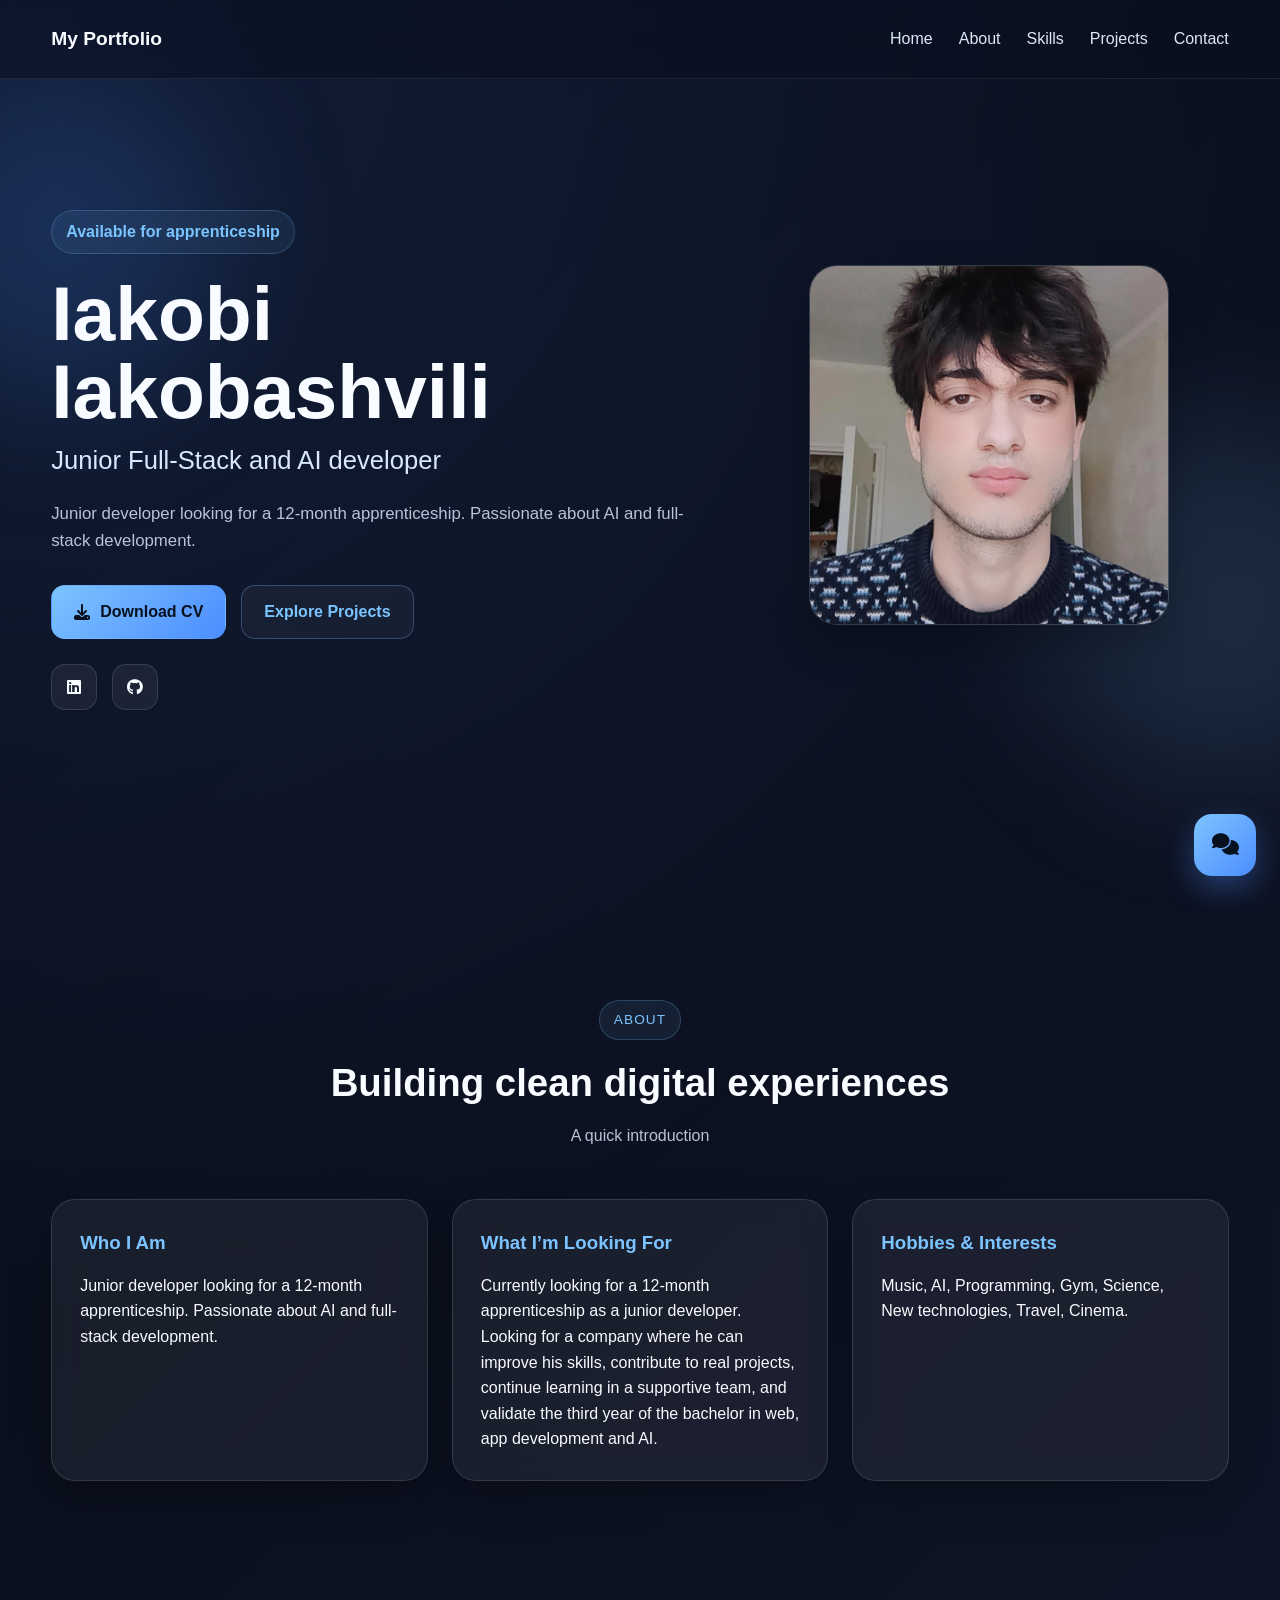
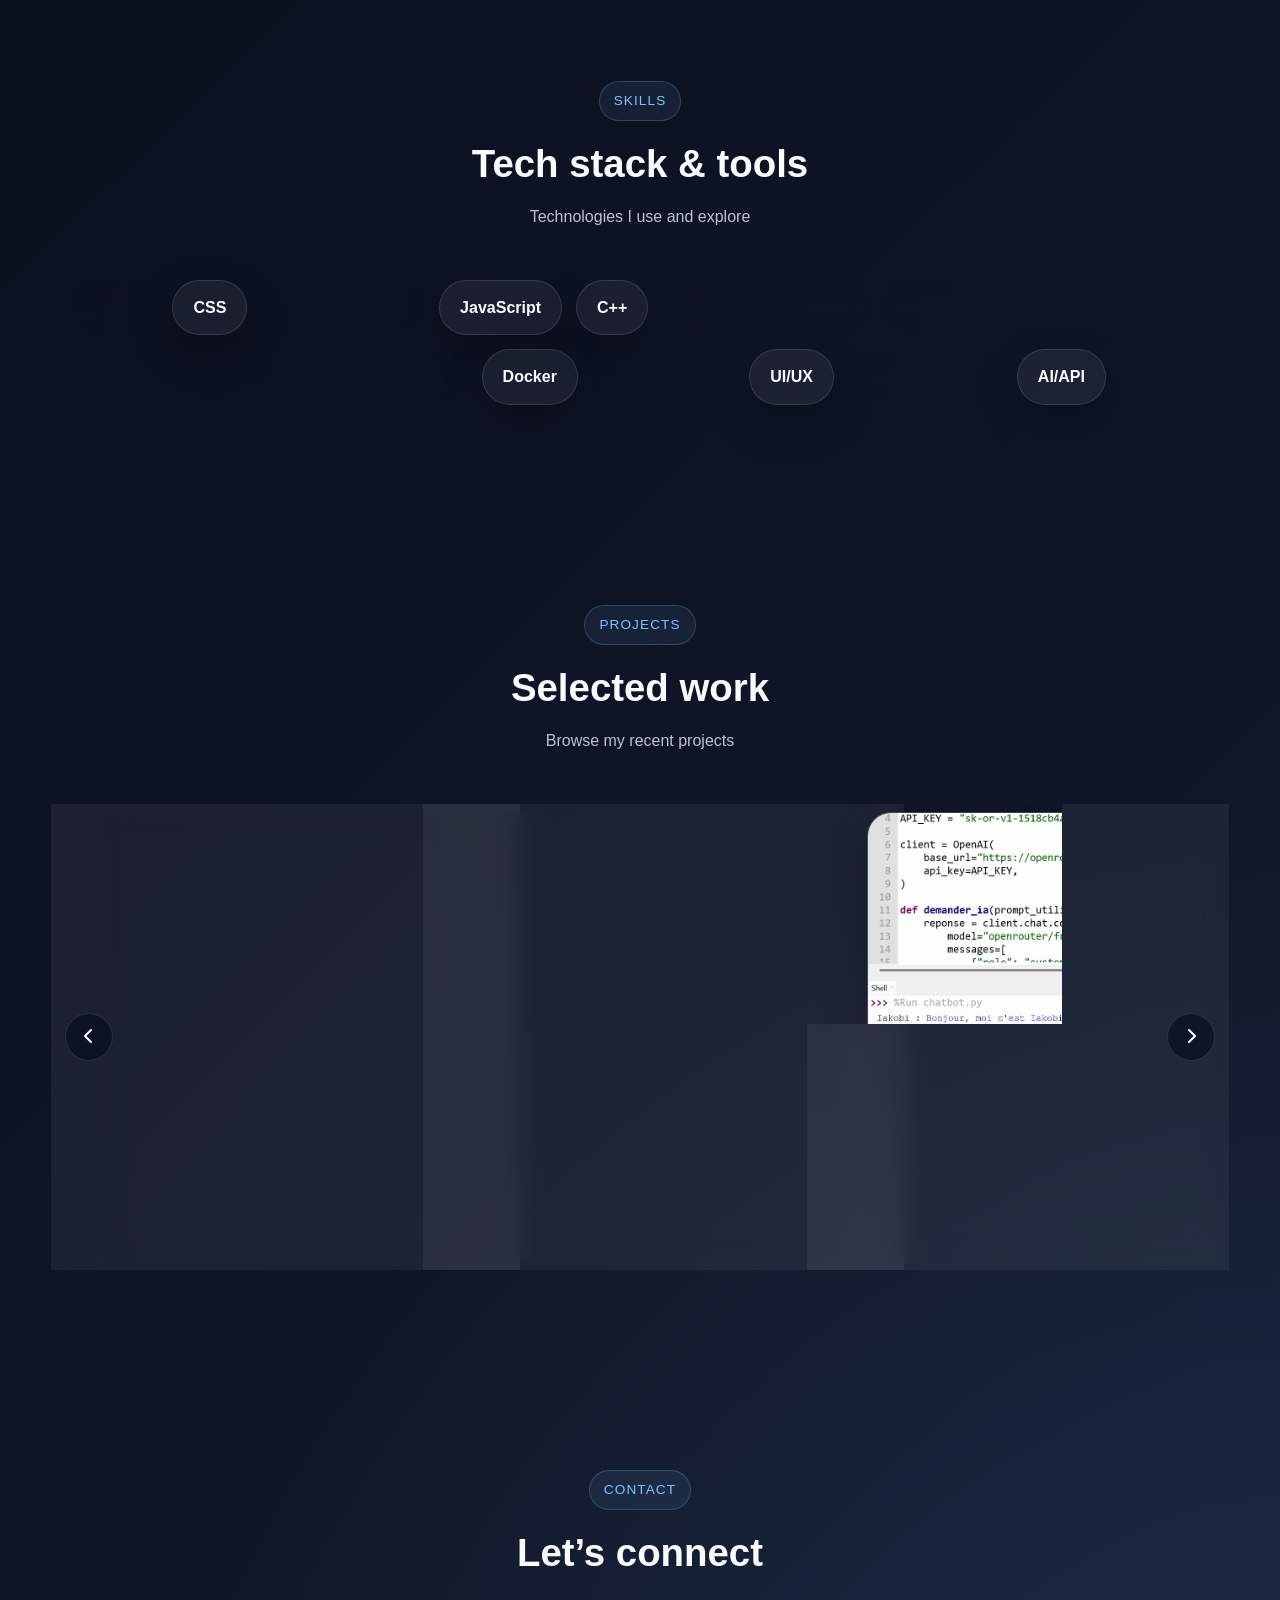
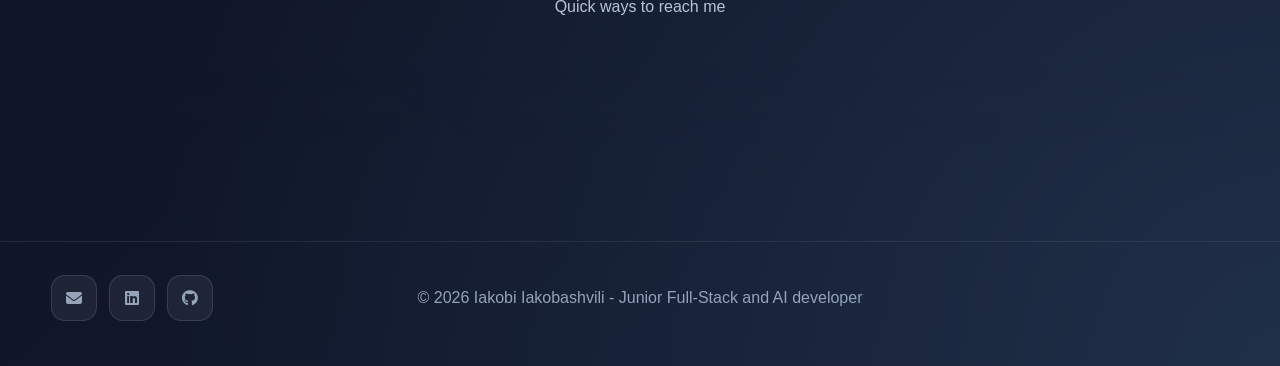
<file: index.html>
<!DOCTYPE html>
<html lang="en">
<head>
    <meta charset="UTF-8" />
    <meta name="viewport" content="width=device-width, initial-scale=1.0" />
    <title>Iakobi Iakobashvili | Junior Developer</title>
    <link rel="icon" type="image/svg+xml" href="favicon.svg">
    <meta
        name="description"
        content="Portfolio of Iakobi Iakobashvili, junior developer looking for a 12-month apprenticeship in web, app development and AI."
    />
    <link rel="stylesheet" href="style.css" />
    <link
        rel="stylesheet"
        href="https://cdnjs.cloudflare.com/ajax/libs/font-awesome/6.5.2/css/all.min.css"
    />
</head>
<body>
    <div class="background-blur blur-left"></div>
    <div class="background-blur blur-right"></div>

    <header class="header" id="header">
        <div class="container nav">
            <a href="#home" class="logo">My Portfolio</a>

            <nav class="navbar" id="navbar">
                <a href="#home">Home</a>
                <a href="#about">About</a>
                <a href="#skills">Skills</a>
                <a href="#projects">Projects</a>
                <a href="#contact">Contact</a>
            </nav>

            <button class="menu-toggle" id="menu-toggle" aria-label="Open menu">
                <i class="fa-solid fa-bars"></i>
            </button>
        </div>
    </header>

    <main>
        <section class="hero section" id="home">
            <div class="container hero-content">
                <div class="hero-text reveal">
                    <div class="hero-badge">Available for apprenticeship</div>
                    <h1 id="hero-name">Iakobi Iakobashvili</h1>
                    <h2 id="hero-title">Junior Developer</h2>
                    <p class="hero-description" id="hero-summary">
                        Junior developer looking for a 12-month apprenticeship.
                    </p>

                    <div class="hero-buttons">
                        <a href="cv.pdf" download class="btn btn-primary">
                            <i class="fa-solid fa-download"></i>
                            Download CV
                        </a>
                        <a href="#projects" class="btn btn-secondary">Explore Projects</a>
                    </div>

                    <div class="social-links">
                        <a id="linkedin-link" href="#" target="_blank" aria-label="LinkedIn">
                            <i class="fa-brands fa-linkedin"></i>
                        </a>
                        <a id="github-link" href="#" target="_blank" aria-label="GitHub">
                            <i class="fa-brands fa-github"></i>
                        </a>
                    </div>
                </div>

                <div class="hero-image reveal">
                    <div class="image-wrapper">
                        <img src="profile.png" alt="Profile picture" />
                    </div>
                </div>
            </div>
        </section>

        <section class="about section" id="about">
            <div class="container">
                <div class="section-title reveal">
                    <span class="eyebrow">About</span>
                    <h2>Building clean digital experiences</h2>
                    <p>A quick introduction</p>
                </div>

                <div class="about-grid">
                    <article class="card about-card reveal">
                        <h3>Who I Am</h3>
                        <p id="about-summary"></p>
                    </article>

                    <article class="card about-card reveal">
                        <h3>What I’m Looking For</h3>
                        <p id="about-goals"></p>
                    </article>

                    <article class="card about-card reveal">
                        <h3>Hobbies & Interests</h3>
                        <p id="about-interests"></p>
                    </article>
                </div>
            </div>
        </section>

        <section class="skills section" id="skills">
            <div class="container">
                <div class="section-title reveal">
                    <span class="eyebrow">Skills</span>
                    <h2>Tech stack & tools</h2>
                    <p>Technologies I use and explore</p>
                </div>

                <div class="skills-list" id="skills-list"></div>
            </div>
        </section>

        <section class="projects section" id="projects">
            <div class="container">
                <div class="section-title reveal">
                    <span class="eyebrow">Projects</span>
                    <h2>Selected work</h2>
                    <p>Browse my recent projects</p>
                </div>

                <div class="projects-wrapper reveal">
                    <button class="projects-arrow left" id="projects-prev" aria-label="Previous project">
                        <i class="fa-solid fa-chevron-left"></i>
                    </button>

                    <div class="projects-track" id="projects-track">
                <a href="project1.html" class="project-card card">
                    <img src="project1.jpg" alt="Portfolio Website project" />
                    <div class="project-content">
                        <div class="project-tags">
                            <span>Web</span>
                            <span>Portfolio</span>
                        </div>
                        <h3>Portfolio Website</h3>
                        <p>A modern responsive portfolio website built with HTML, CSS and JavaScript.</p>
                        <span class="project-link-text">
                            See details <i class="fa-solid fa-arrow-right"></i>
                        </span>
                    </div>
                </a>

                <a href="project2.html" class="project-card card">
                    <img src="project2.jpg" alt="Chrome Extension project" />
                    <div class="project-content">
                        <div class="project-tags">
                            <span>Privacy</span>
                            <span>Extension</span>
                        </div>
                        <h3>Web Browsing Analyser</h3>
                        <p>A Chrome extension that analyzes browsing data, cookies and trackers.</p>
                        <span class="project-link-text">
                            See details <i class="fa-solid fa-arrow-right"></i>
                        </span>
                    </div>
                </a>

                <a href="project3.html" class="project-card card">
                    <img src="project3.jpg" alt="Personal Chatbot project" />
                    <div class="project-content">
                        <div class="project-tags">
                            <span>AI</span>
                            <span>Chatbot</span>
                        </div>
                        <h3>Personal Chatbot</h3>
                        <p>A personal assistant chatbot project currently in progress and coming soon.</p>
                        <span class="project-link-text">
                            See details <i class="fa-solid fa-arrow-right"></i>
                        </span>
                    </div>
                </a>

                <div class="project-card card locked-project">
                    <div class="locked-project-image">
                        <i class="fa-solid fa-lock"></i>
                    </div>
                    <div class="project-content">
                        <div class="project-tags">
                            <span>Locked</span>
                            <span>Coming Soon</span>
                        </div>
                        <h3>Next Project</h3>
                        <p>This project is not unlocked yet. A new project will be added soon.</p>
                        <span class="project-link-text locked-text">
                            Coming soon <i class="fa-solid fa-lock"></i>
                        </span>
                    </div>
                </div>
            </div>

                    <button class="projects-arrow right" id="projects-next" aria-label="Next project">
                        <i class="fa-solid fa-chevron-right"></i>
                    </button>
                </div>
            </div>
        </section>

        <section class="contact section" id="contact">
            <div class="container">
                <div class="section-title reveal">
                    <span class="eyebrow">Contact</span>
                    <h2>Let’s connect</h2>
                    <p>Quick ways to reach me</p>
                </div>

                <div class="contact-box reveal">
                    <a id="contact-email" class="contact-link card" href="mailto:test@email.com">
                        <i class="fa-solid fa-envelope"></i>
                        <span>...@email.com</span>
                    </a>

                    <a id="contact-linkedin" class="contact-link card" href="#" target="_blank">
                        <i class="fa-brands fa-linkedin"></i>
                        <span>My LinkedIn</span>
                    </a>

                    <a
                        id="contact-location"
                        class="contact-link card"
                        href="https://www.google.com/maps/place/Fontaine-le-Comte,+France"
                        target="_blank"
                    >
                        <i class="fa-solid fa-location-dot"></i>
                        <span>Fontaine-le-Comte</span>
                    </a>
                </div>
            </div>
        </section>
    </main>

    <footer class="footer">
        <div class="container footer-content">
            <div class="footer-links">
                <a id="footer-email" href="mailto:test@email.com" aria-label="Email">
                    <i class="fa-solid fa-envelope"></i>
                </a>
                <a id="footer-linkedin" href="#" target="_blank" aria-label="LinkedIn">
                    <i class="fa-brands fa-linkedin"></i>
                </a>
                <a id="footer-github" href="#" target="_blank" aria-label="GitHub">
                    <i class="fa-brands fa-github"></i>
                </a>
            </div>

            <p id="footer-text">© 2026 Portfolio - ...</p>
        </div>
    </footer>

    <button class="chatbot-toggle" id="chatbot-toggle" aria-label="Open chatbot">
        <i class="fa-solid fa-comments"></i>
    </button>

    <div class="chatbot-window" id="chatbot-window">
        <div class="chatbot-header">
            <h3>Portfolio Assistant</h3>
            <button class="chatbot-close" id="chatbot-close" aria-label="Close chatbot">
                <i class="fa-solid fa-xmark"></i>
            </button>
        </div>

        <div class="chatbot-body" id="chatbot-body">
            <div class="bot-message">
                <p>Hi! I can help you quickly learn more about Iakobi. Ask me anything about his profile, projects, skills, or apprenticeship search.</p>
            </div>

            <div class="bot-message">
                <p>Try questions like:</p>
                <ul>
                    <li>What skills does he have?</li>
                    <li>Is he looking for an apprenticeship?</li>
                    <li>What projects did he build?</li>
                    <li>How can I contact him?</li>
                </ul>
            </div>
        </div>

        <form class="chatbot-input-area" id="chatbot-form">
            <input
                type="text"
                id="chatbot-input"
                placeholder="Ask a question..."
                autocomplete="off"
            />
            <button type="submit" aria-label="Send message">
                <i class="fa-solid fa-paper-plane"></i>
            </button>
        </form>
    </div>

    <script src="script.js"></script>
</body>
</html>
</file>
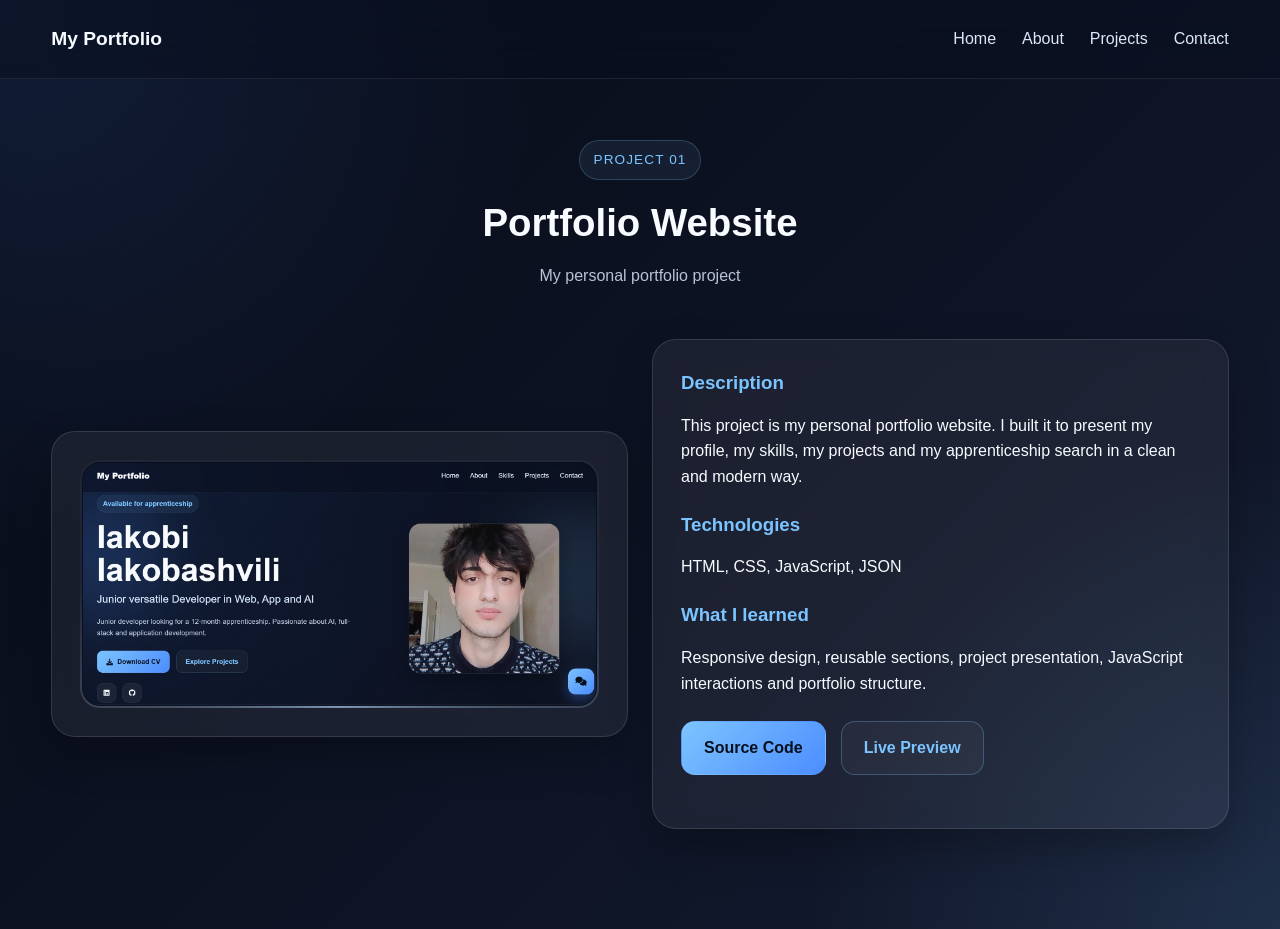
<file: project1.html>
<!DOCTYPE html>
<html lang="en">
<head>
    <meta charset="UTF-8" />
    <meta name="viewport" content="width=device-width, initial-scale=1.0" />
    <title>Project 1 | Portfolio Website</title>
    <link rel="stylesheet" href="style.css" />
    <link rel="stylesheet"
          href="https://cdnjs.cloudflare.com/ajax/libs/font-awesome/6.5.2/css/all.min.css" />
</head>
<body>
    <header class="header">
        <div class="container nav">
            <a href="index.html" class="logo">My Portfolio</a>
            <nav class="navbar">
                <a href="index.html#home">Home</a>
                <a href="index.html#about">About</a>
                <a href="index.html#projects">Projects</a>
                <a href="index.html#contact">Contact</a>
            </nav>
        </div>
    </header>

    <section class="section" style="padding-top: 140px;">
        <div class="container">
            <div class="section-title">
                <span class="eyebrow">Project 01</span>
                <h2>Portfolio Website</h2>
                <p>My personal portfolio project</p>
            </div>

            <div class="about-grid" style="grid-template-columns: 1fr 1fr; align-items: center;">
                <div class="card about-card">
                    <div class="project-image-frame">
                        <img src="project1.jpg" alt="Portfolio Website" />
                    </div>
                </div>

                <div class="card about-card">
                    <h3>Description</h3>
                    <p>
                        This project is my personal portfolio website. I built it to present my profile,
                        my skills, my projects and my apprenticeship search in a clean and modern way.
                    </p>

                    <h3 style="margin-top: 20px;">Technologies</h3>
                    <p>HTML, CSS, JavaScript, JSON</p>

                    <h3 style="margin-top: 20px;">What I learned</h3>
                    <p>
                        Responsive design, reusable sections, project presentation,
                        JavaScript interactions and portfolio structure.
                    </p>

                    <div class="hero-buttons" style="margin-top: 25px;">
                        <a href="https://github.com/Iakobgi/Portfolio" target="_blank" class="btn btn-primary">Source Code</a>
                        <a href="index.html" class="btn btn-secondary">Live Preview</a>
                    </div>
                </div>
            </div>
        </div>
    </section>
</body>
</html>
</file>
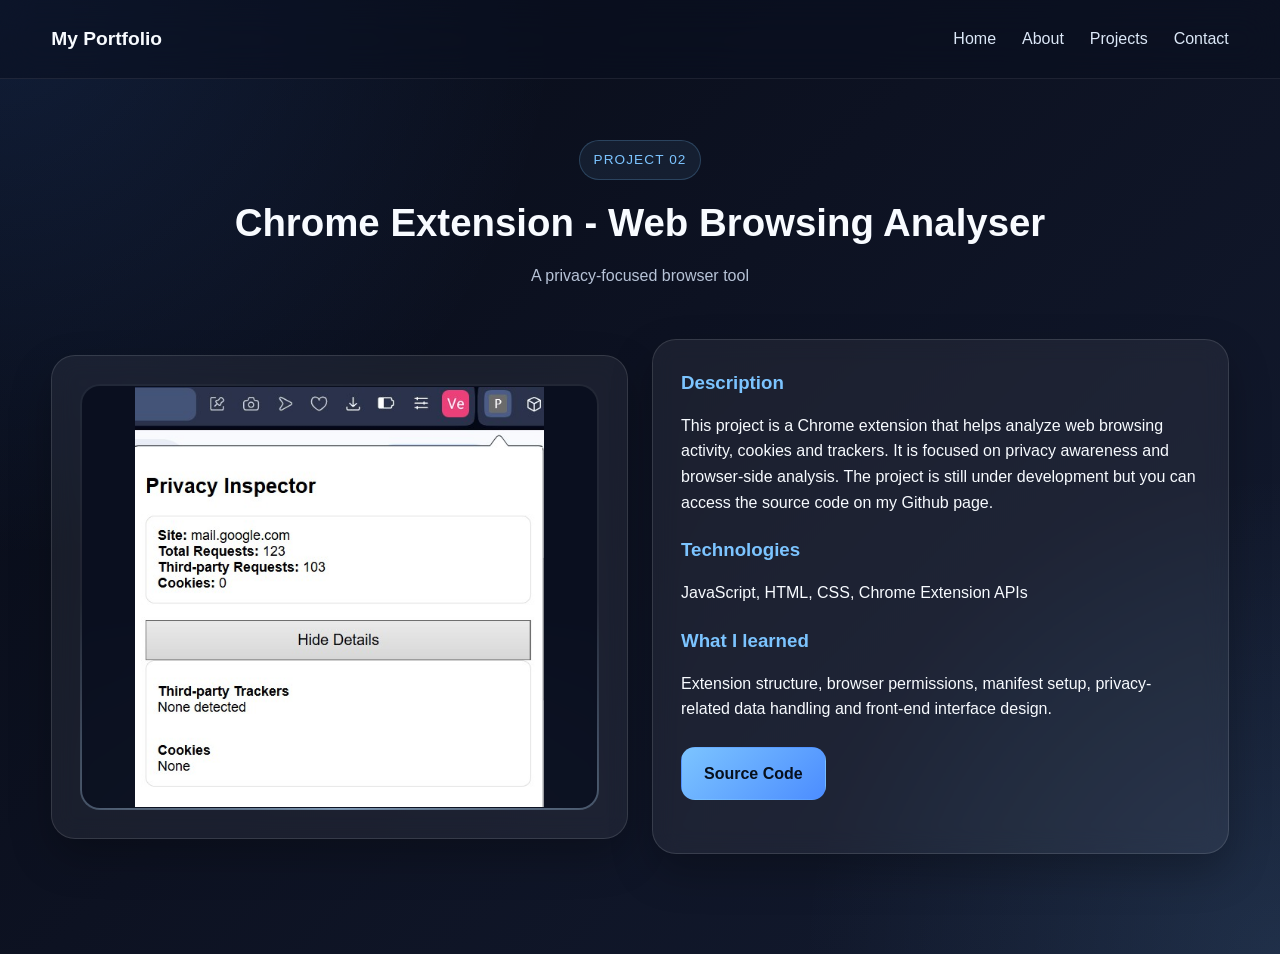
<file: project2.html>
<!DOCTYPE html>
<html lang="en">
<head>
    <meta charset="UTF-8" />
    <meta name="viewport" content="width=device-width, initial-scale=1.0" />
    <title>Project 2 | Web Browsing Analyser</title>
    <link rel="stylesheet" href="style.css" />
    <link rel="stylesheet"
          href="https://cdnjs.cloudflare.com/ajax/libs/font-awesome/6.5.2/css/all.min.css" />
</head>
<body>
    <header class="header">
        <div class="container nav">
            <a href="index.html" class="logo">My Portfolio</a>
            <nav class="navbar">
                <a href="index.html#home">Home</a>
                <a href="index.html#about">About</a>
                <a href="index.html#projects">Projects</a>
                <a href="index.html#contact">Contact</a>
            </nav>
        </div>
    </header>

    <section class="section" style="padding-top: 140px;">
        <div class="container">
            <div class="section-title">
                <span class="eyebrow">Project 02</span>
                <h2>Chrome Extension - Web Browsing Analyser</h2>
                <p>A privacy-focused browser tool</p>
            </div>

            <div class="about-grid" style="grid-template-columns: 1fr 1fr; align-items: center;">
                <div class="card about-card">
                    <div class="project-image-frame">
                        <img src="project2.jpg" alt="Chrome Extension - Web Browsing Analyser" />
                    </div>
                </div>

                <div class="card about-card">
                    <h3>Description</h3>
                    <p>
                        This project is a Chrome extension that helps analyze web browsing activity,
                        cookies and trackers. It is focused on privacy awareness and browser-side analysis. The project is still under development but you can access  the source code on my Github page.
                    </p>

                    <h3 style="margin-top: 20px;">Technologies</h3>
                    <p>JavaScript, HTML, CSS, Chrome Extension APIs</p>

                    <h3 style="margin-top: 20px;">What I learned</h3>
                    <p>
                        Extension structure, browser permissions, manifest setup,
                        privacy-related data handling and front-end interface design.
                    </p>

                    <div class="hero-buttons" style="margin-top: 25px;">
                        <a href="https://github.com/Iakobgi/web-privacy-inspector" target="_blank" class="btn btn-primary">Source Code</a>
                    </div>
                </div>
            </div>
        </div>
    </section>
</body>
</html>
</file>
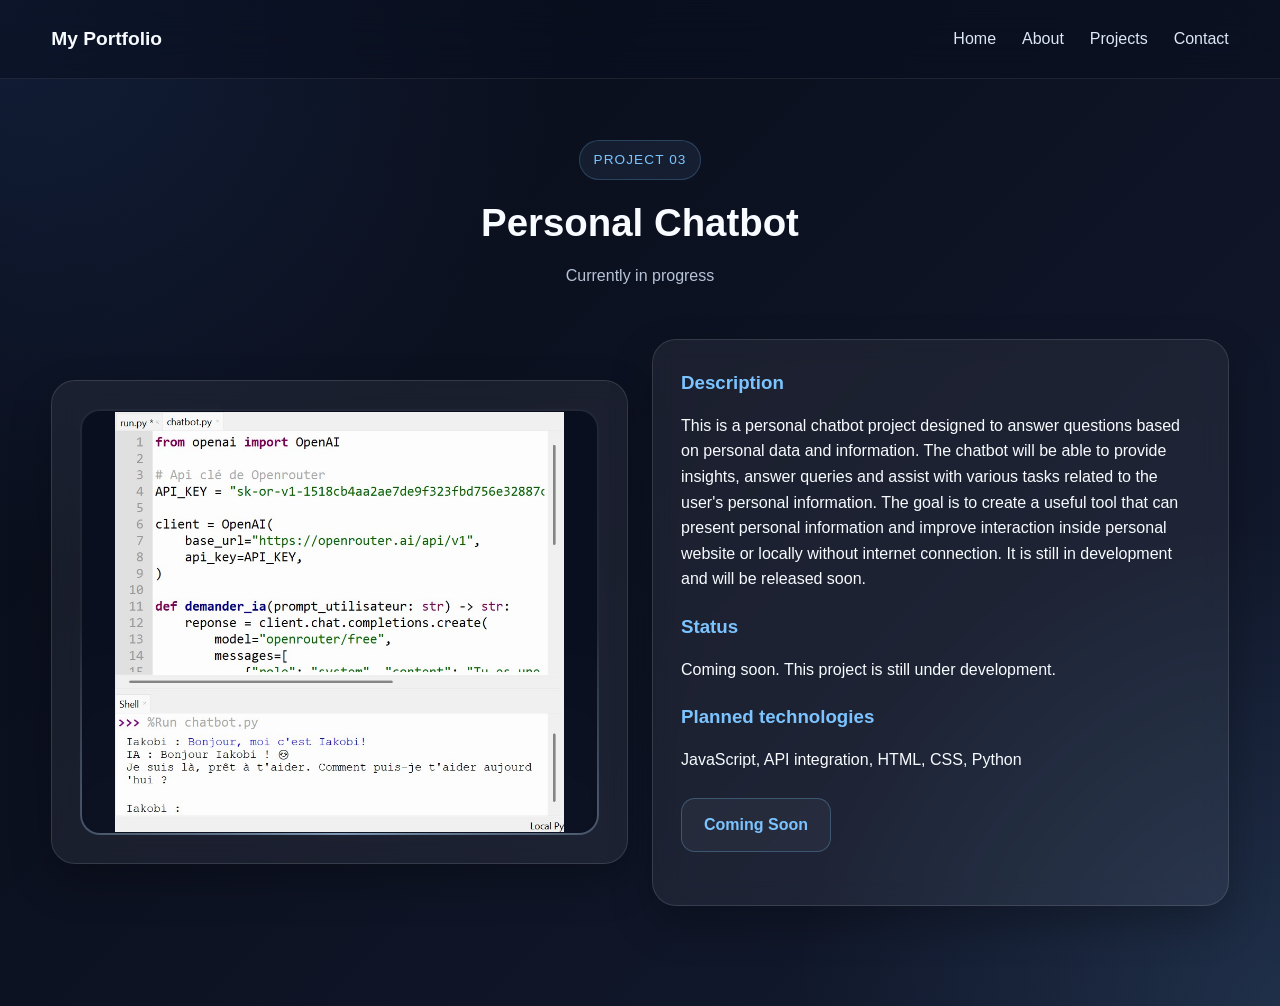
<file: project3.html>
<!DOCTYPE html>
<html lang="en">
<head>
    <meta charset="UTF-8" />
    <meta name="viewport" content="width=device-width, initial-scale=1.0" />
    <title>Project 3 | Personal Chatbot</title>
    <link rel="stylesheet" href="style.css" />
    <link rel="stylesheet"
          href="https://cdnjs.cloudflare.com/ajax/libs/font-awesome/6.5.2/css/all.min.css" />
</head>
<body>
    <header class="header">
        <div class="container nav">
            <a href="index.html" class="logo">My Portfolio</a>
            <nav class="navbar">
                <a href="index.html#home">Home</a>
                <a href="index.html#about">About</a>
                <a href="index.html#projects">Projects</a>
                <a href="index.html#contact">Contact</a>
            </nav>
        </div>
    </header>

    <section class="section" style="padding-top: 140px;">
        <div class="container">
            <div class="section-title">
                <span class="eyebrow">Project 03</span>
                <h2>Personal Chatbot</h2>
                <p>Currently in progress</p>
            </div>

            <div class="about-grid" style="grid-template-columns: 1fr 1fr; align-items: center;">
                <div class="card about-card">
                    <div class="project-image-frame">
                        <img src="project3.jpg" alt="Personal Chatbot" />
                    </div>
                </div>

                <div class="card about-card">
                    <h3>Description</h3>
                    <p>
                        This is a personal chatbot project designed to answer questions based on personal data and information. The chatbot will be able to provide insights, answer queries and assist with various tasks related to the user's personal information. The goal is to create a useful tool that can
                        present personal information and improve interaction inside personal website or locally without internet connection. It is still in development and will be released soon.
                    </p>

                    <h3 style="margin-top: 20px;">Status</h3>
                    <p>Coming soon. This project is still under development.</p>

                    <h3 style="margin-top: 20px;">Planned technologies</h3>
                    <p>JavaScript, API integration, HTML, CSS, Python</p>

                    <div class="hero-buttons" style="margin-top: 25px;">
                        <a href="#" class="btn btn-secondary">Coming Soon</a>
                    </div>
                </div>
            </div>
        </div>
    </section>
</body>
</html>
</file>
<file: style.css>
* {
    margin: 0;
    padding: 0;
    box-sizing: border-box;
}

:root {
    --bg-dark: #070b16;
    --bg-blue: #131b30;
    --text-main: #f8fbff;
    --text-soft: #b7c3d7;
    --accent: #7cc4ff;
    --accent-strong: #4c8dff;
    --line: rgba(255, 255, 255, 0.12);
    --card-bg: rgba(255, 255, 255, 0.06);
    --shadow: 0 18px 40px rgba(0, 0, 0, 0.25);
}

html {
    scroll-behavior: smooth;
}

body {
    font-family: Arial, Helvetica, sans-serif;
    color: var(--text-main);
    line-height: 1.6;
    overflow-x: hidden;
    background:
        radial-gradient(circle at top left, rgba(76, 141, 255, 0.14), transparent 35%),
        radial-gradient(circle at bottom right, rgba(124, 196, 255, 0.12), transparent 30%),
        linear-gradient(135deg, var(--bg-dark), #0d1222 45%, var(--bg-blue));
}

a {
    text-decoration: none;
    color: inherit;
}

img {
    width: 100%;
    display: block;
}

button,
input {
    font: inherit;
}

.container {
    width: min(92%, 1200px);
    margin: 0 auto;
}

.section {
    padding: 100px 0;
}

.card {
    background: var(--card-bg);
    border: 1px solid var(--line);
    border-radius: 24px;
    backdrop-filter: blur(12px);
    box-shadow: var(--shadow);
}

.background-blur {
    position: fixed;
    border-radius: 50%;
    filter: blur(70px);
    z-index: -1;
    pointer-events: none;
}

.blur-left {
    top: 80px;
    left: -100px;
    width: 320px;
    height: 320px;
    background: rgba(76, 141, 255, 0.18);
}

.blur-right {
    right: -120px;
    bottom: 120px;
    width: 360px;
    height: 360px;
    background: rgba(124, 196, 255, 0.14);
}

.header {
    position: fixed;
    top: 0;
    left: 0;
    width: 100%;
    z-index: 1000;
    background: rgba(10, 15, 31, 0.55);
    border-bottom: 1px solid rgba(255, 255, 255, 0.08);
    backdrop-filter: blur(18px);
    transition: 0.3s;
}

.header.scrolled {
    background: rgba(10, 15, 31, 0.8);
}

.nav {
    min-height: 78px;
    display: flex;
    align-items: center;
    justify-content: space-between;
}

.logo {
    font-size: 1.2rem;
    font-weight: 800;
}

.navbar {
    display: flex;
    gap: 26px;
}

.navbar a {
    color: #dce8f8;
    font-weight: 500;
    position: relative;
}

.navbar a::after {
    content: "";
    position: absolute;
    left: 0;
    bottom: -7px;
    width: 0;
    height: 2px;
    background: var(--accent);
    transition: 0.3s;
}

.navbar a:hover {
    color: var(--accent);
}

.navbar a:hover::after {
    width: 100%;
}

.menu-toggle {
    display: none;
    border: none;
    background: transparent;
    color: var(--text-main);
    font-size: 1.5rem;
    cursor: pointer;
}

.hero {
    min-height: 100vh;
    display: flex;
    align-items: center;
    padding-top: 120px;
}


.hero-content {
    display: grid;
    grid-template-columns: 1.2fr 0.9fr;
    gap: 60px;
    align-items: center;
}

.hero-badge,
.eyebrow,
.project-tags span {
    display: inline-block;
    padding: 8px 14px;
    border-radius: 999px;
    background: rgba(124, 196, 255, 0.08);
    border: 1px solid rgba(124, 196, 255, 0.22);
    color: var(--accent);
}

.hero-badge {
    margin-bottom: 20px;
    font-weight: 600;
}

.eyebrow {
    margin-bottom: 12px;
    font-size: 0.85rem;
    letter-spacing: 0.08em;
    text-transform: uppercase;
}

.hero-text h1 {
    font-size: clamp(2.8rem, 6vw, 4.8rem);
    line-height: 1.02;
    margin-bottom: 10px;
}

.hero-text h2 {
    font-size: clamp(1.3rem, 2vw, 2rem);
    color: #d7e8ff;
    font-weight: 500;
    margin-bottom: 20px;
}

.hero-description {
    color: var(--text-soft);
    max-width: 640px;
    margin-bottom: 30px;
    font-size: 1.05rem;
}

.hero-buttons,
.social-links {
    display: flex;
    gap: 15px;
    flex-wrap: wrap;
}

.hero-buttons {
    margin-bottom: 25px;
}

.btn {
    display: inline-flex;
    align-items: center;
    gap: 10px;
    padding: 13px 22px;
    border-radius: 14px;
    font-weight: 700;
    border: 1px solid transparent;
    transition: 0.3s;
}

.btn-primary {
    background: linear-gradient(135deg, var(--accent), var(--accent-strong));
    color: #07101d;
}

.btn-primary:hover {
    transform: translateY(-3px);
}

.btn-secondary {
    background: rgba(255, 255, 255, 0.04);
    color: var(--accent);
    border-color: rgba(124, 196, 255, 0.28);
}

.btn-secondary:hover {
    background: rgba(124, 196, 255, 0.12);
    color: var(--text-main);
}

.social-links a,
.footer-links a {
    width: 46px;
    height: 46px;
    display: inline-flex;
    align-items: center;
    justify-content: center;
    border-radius: 14px;
    background: var(--card-bg);
    border: 1px solid var(--line);
    transition: 0.3s;
}

.social-links a:hover,
.footer-links a:hover {
    color: var(--accent);
    transform: translateY(-3px);
}

.image-wrapper {
    width: min(360px, 100%);
    aspect-ratio: 1 / 1;
    margin: auto;
    overflow: hidden;
    border-radius: 28px;
    background: rgba(255, 255, 255, 0.05);
    border: 1px solid rgba(255, 255, 255, 0.12);
    box-shadow: var(--shadow);
}

.image-wrapper img {
    height: 100%;
    object-fit: cover;
}

.section-title {
    text-align: center;
    margin-bottom: 50px;
}

.section-title h2 {
    font-size: clamp(2rem, 3vw, 3rem);
    margin-bottom: 10px;
}

.section-title p {
    color: var(--text-soft);
}

.about-grid,
.contact-box {
    display: grid;
    grid-template-columns: repeat(3, 1fr);
    gap: 24px;
}

.about-card {
    padding: 28px;
    transition: 0.3s;
}

.about-card:hover,
.contact-link:hover,
.project-card:hover,
.skill:hover {
    transform: translateY(-4px);
}

.about-card h3 {
    margin-bottom: 15px;
    color: var(--accent);
}

.skills-list {
    display: flex;
    flex-wrap: wrap;
    gap: 14px;
    justify-content: center;
}

.skill {
    padding: 14px 20px;
    border-radius: 999px;
    font-weight: 700;
    transition: 0.3s;
}

.projects-wrapper {
    position: relative;
}

.projects-track {
    display: flex;
    gap: 24px;
    overflow-x: auto;
    scroll-behavior: smooth;
    padding: 8px 48px;
    scrollbar-width: none;
}

.projects-track::-webkit-scrollbar {
    display: none;
}

.locked-project {
    pointer-events: none;
    opacity: 0.9;
}

.locked-project-image {
    height: 220px;
    display: flex;
    align-items: center;
    justify-content: center;
    background: linear-gradient(135deg, rgba(255,255,255,0.05), rgba(124,196,255,0.10));
    font-size: 4rem;
    color: var(--accent);
}

.locked-text {
    opacity: 0.8;
}

.project-card {
    min-width: min(360px, 82vw);
    max-width: 360px;
    color: var(--text-main);
    overflow: hidden;
    transition: 0.3s;
}

.project-card img {
    height: 220px;
    object-fit: cover;
}

.project-image-frame {
    position: relative;
    border-radius: 20px;
    padding: 3px;
    overflow: hidden;
    background: rgba(255,255,255,0.03);
}

/* animated glowing border */
.project-image-frame::before {
    content: "";
    position: absolute;
    inset: -2px;
    border-radius: 22px;
    background: conic-gradient(
        from 0deg,
        rgba(255,255,255,0.0),
        rgba(255,255,255,0.0),
        rgba(180,220,255,0.9),
        rgba(255,255,255,0.0),
        rgba(255,255,255,0.0)
    );
    animation: rotateBorder 4s linear infinite;
    filter: blur(6px);
    z-index: 0;
}

/* dark inside layer */
.project-image-frame::after {
    content: "";
    position: absolute;
    inset: 2px;
    border-radius: 18px;
    background: rgba(10,15,31,0.96);
    z-index: 1;
}

.project-image-frame img {
    position: relative;
    z-index: 2;
    display: block;
    width: 100%;
    max-height: 420px;
    height: auto;
    object-fit: contain;
    border-radius: 16px;
}

@keyframes rotateBorder {
    from {
        transform: rotate(0deg);
    }
    to {
        transform: rotate(360deg);
    }
}

.project-content {
    padding: 22px;
}

.project-tags {
    display: flex;
    flex-wrap: wrap;
    gap: 8px;
    margin-bottom: 14px;
}

.project-tags span {
    padding: 6px 10px;
    font-size: 0.78rem;
    font-weight: 700;
}

.project-content h3 {
    margin-bottom: 12px;
}

.project-content p {
    color: var(--text-soft);
    margin-bottom: 18px;
}

.project-link-text {
    display: inline-flex;
    align-items: center;
    gap: 10px;
    color: var(--accent);
    font-weight: 700;
    transition: 0.3s;
}

.project-card:hover .project-link-text {
    gap: 14px;
}

.projects-arrow {
    position: absolute;
    top: 50%;
    width: 48px;
    height: 48px;
    border: 1px solid var(--line);
    border-radius: 50%;
    background: rgba(10, 15, 31, 0.72);
    color: var(--text-main);
    cursor: pointer;
    transform: translateY(-50%);
    z-index: 2;
}

.projects-arrow.left {
    left: 14px;
}

.projects-arrow.right {
    right: 14px;
}

.contact-link {
    min-height: 72px;
    padding: 18px;
    display: flex;
    align-items: center;
    gap: 14px;
    transition: 0.3s;
}

.contact-link i {
    color: var(--accent);
    font-size: 1.1rem;
}

.footer {
    padding: 26px 0 38px;
    border-top: 1px solid rgba(255, 255, 255, 0.08);
    color: #94a3b8;
}

.footer-content {
    display: grid;
    grid-template-columns: 1fr auto 1fr;
    align-items: center;
    min-height: 60px;
}

.footer-links {
    display: flex;
    gap: 12px;
    justify-self: start;
}

#footer-text {
    justify-self: center;
    text-align: center;
    white-space: nowrap;
}

.reveal {
    opacity: 0;
    transform: translateY(40px);
    transition: 0.8s;
}

.reveal.active {
    opacity: 1;
    transform: translateY(0);
}

.hero-image.reveal.active {
    transform: translateY(-15px);
}

.chatbot-toggle {
    position: fixed;
    right: 24px;
    bottom: 24px;
    width: 62px;
    height: 62px;
    border: none;
    border-radius: 18px;
    background: linear-gradient(135deg, var(--accent), var(--accent-strong));
    color: #07101d;
    font-size: 1.35rem;
    cursor: pointer;
    z-index: 1200;
    box-shadow: 0 12px 30px rgba(76, 141, 255, 0.35);
}

.chatbot-window {
    position: fixed;
    right: 24px;
    bottom: 98px;
    width: 370px;
    height: min(540px, calc(100vh - 130px));
    background: rgba(10, 15, 31, 0.92);
    border: 1px solid var(--line);
    border-radius: 26px;
    overflow: hidden;
    z-index: 1200;
    backdrop-filter: blur(18px);
    display: none;
    flex-direction: column;
}

.chatbot-window.active {
    display: flex;
}

.chatbot-header {
    display: flex;
    align-items: center;
    justify-content: space-between;
    padding: 18px;
    border-bottom: 1px solid rgba(255, 255, 255, 0.06);
    background: linear-gradient(135deg, rgba(124, 196, 255, 0.14), rgba(76, 141, 255, 0.12));
}

.chatbot-close {
    background: transparent;
    border: none;
    color: var(--text-main);
    font-size: 1.1rem;
    cursor: pointer;
}

.chatbot-body {
    flex: 1;
    overflow-y: auto;
    padding: 16px;
    display: flex;
    flex-direction: column;
    gap: 12px;
}

.bot-message,
.user-message {
    max-width: 85%;
    padding: 12px 14px;
    border-radius: 16px;
    font-size: 0.95rem;
}

.bot-message {
    align-self: flex-start;
    background: rgba(255, 255, 255, 0.07);
}

.bot-message ul {
    margin-top: 8px;
    padding-left: 18px;
    color: var(--text-soft);
}

.bot-message a {
    color: var(--accent);
    text-decoration: underline;
}

.user-message {
    align-self: flex-end;
    color: #07101d;
    font-weight: 700;
    background: linear-gradient(135deg, var(--accent), var(--accent-strong));
}

.chatbot-input-area {
    display: flex;
    gap: 10px;
    padding: 14px;
    border-top: 1px solid rgba(255, 255, 255, 0.06);
    background: rgba(2, 6, 23, 0.45);
}

.chatbot-input-area input {
    flex: 1;
    padding: 12px 14px;
    border: none;
    outline: none;
    border-radius: 14px;
    background: rgba(255, 255, 255, 0.08);
    color: white;
}

.chatbot-input-area input::placeholder {
    color: #94a3b8;
}

.chatbot-input-area button {
    width: 48px;
    border: none;
    border-radius: 14px;
    background: linear-gradient(135deg, var(--accent), var(--accent-strong));
    color: #07101d;
    cursor: pointer;
}

@media (max-width: 992px) {
    .hero-content,
    .about-grid,
    .contact-box {
        grid-template-columns: 1fr;
    }

    .hero-text {
        text-align: center;
    }

    .hero-description {
        margin-left: auto;
        margin-right: auto;
    }

    .hero-buttons,
    .social-links {
        justify-content: center;
    }

    .image-wrapper {
        width: min(320px, 100%);
    }
}

@media (max-width: 768px) {
    .menu-toggle {
        display: block;
    }

    .navbar {
        position: absolute;
        top: 78px;
        right: 4%;
        width: 220px;
        display: none;
        flex-direction: column;
        padding: 20px;
        border-radius: 18px;
        background: rgba(10, 15, 31, 0.95);
        border: 1px solid var(--line);
    }

    .navbar.active {
        display: flex;
    }

    .section {
        padding: 88px 0;
    }

    .projects-track {
        padding: 8px 6px;
    }

    .projects-arrow {
        display: none;
    }

    .project-card {
        min-width: 84vw;
    }

    .footer-content {
        display: flex;
        flex-direction: column;
        gap: 14px;
        text-align: center;
    }

    .footer-links {
        justify-content: center;
    }

    #footer-text {
        white-space: normal;
    }
}

@media (max-width: 480px) {
    .chatbot-window {
        width: calc(100% - 20px);
        right: 10px;
        bottom: 85px;
        height: min(520px, calc(100vh - 110px));
    }

    .chatbot-toggle {
        right: 15px;
        bottom: 15px;
    }
}
</file>
